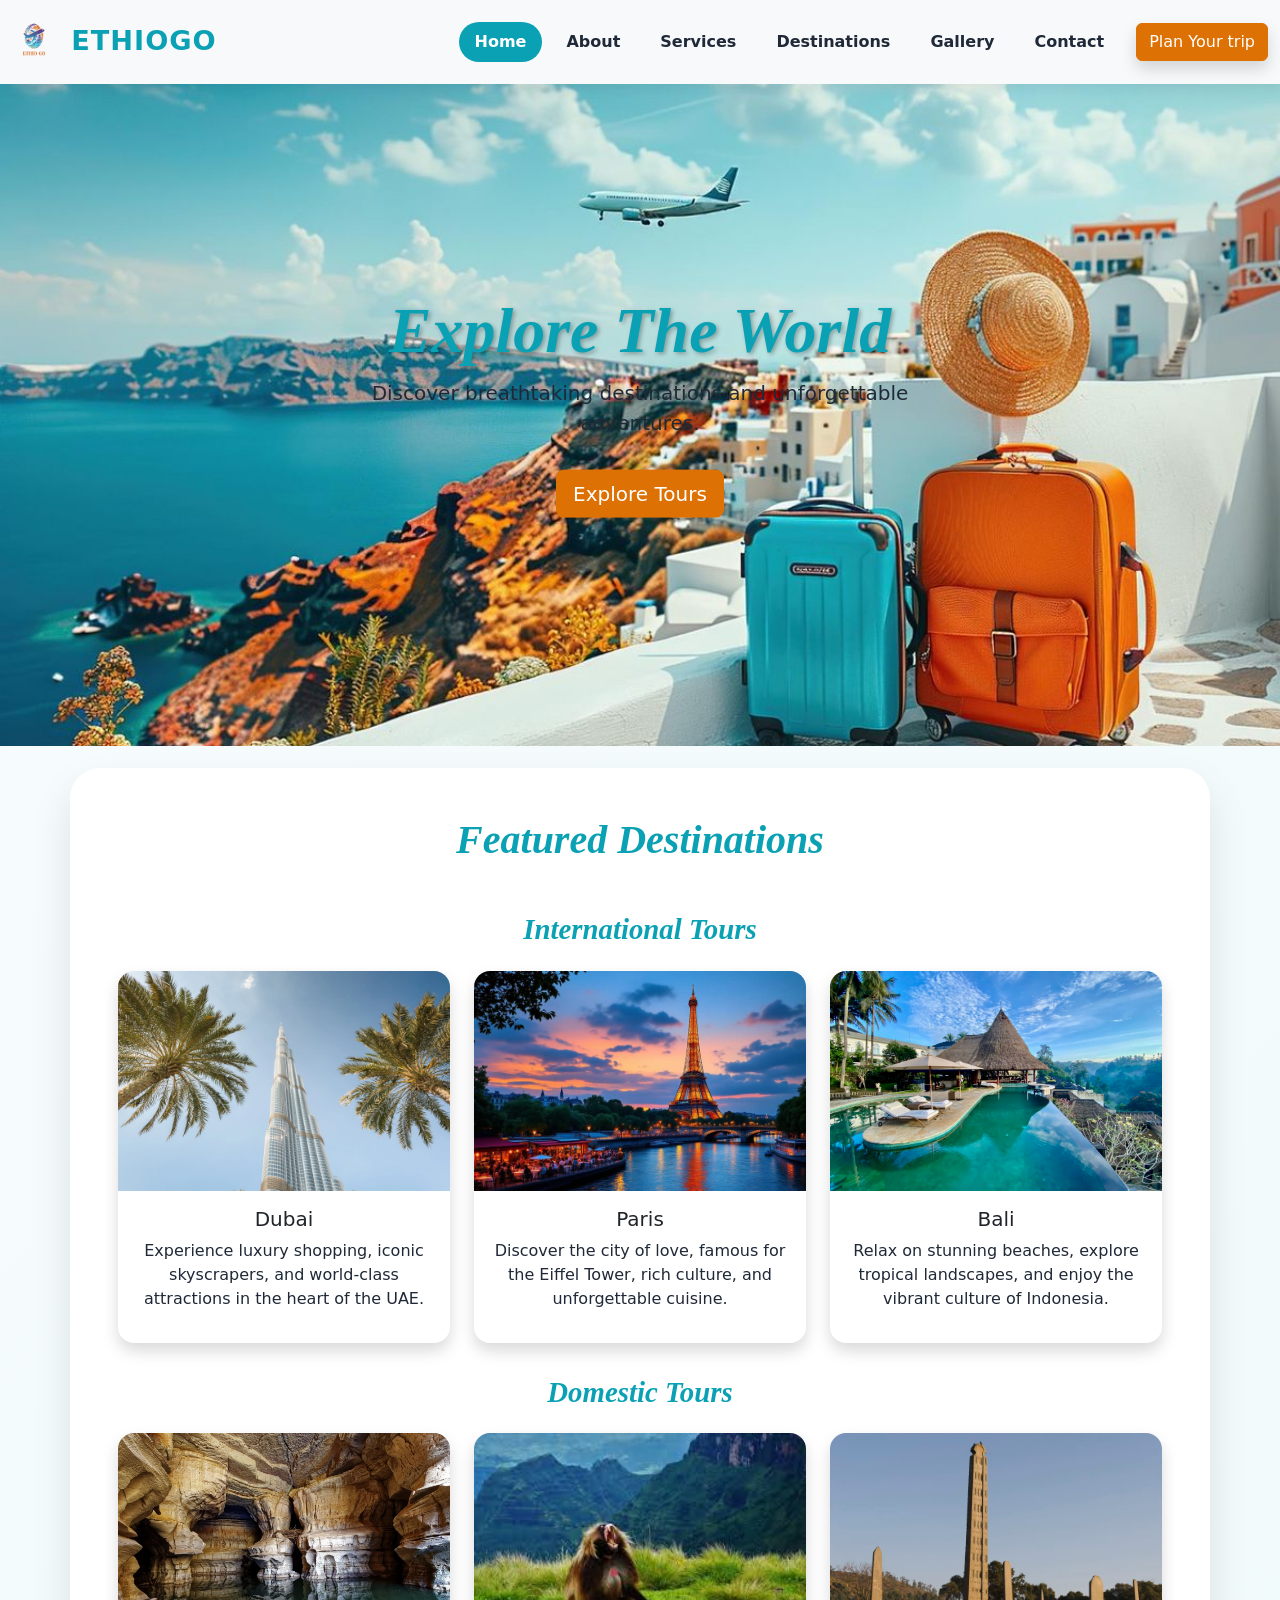
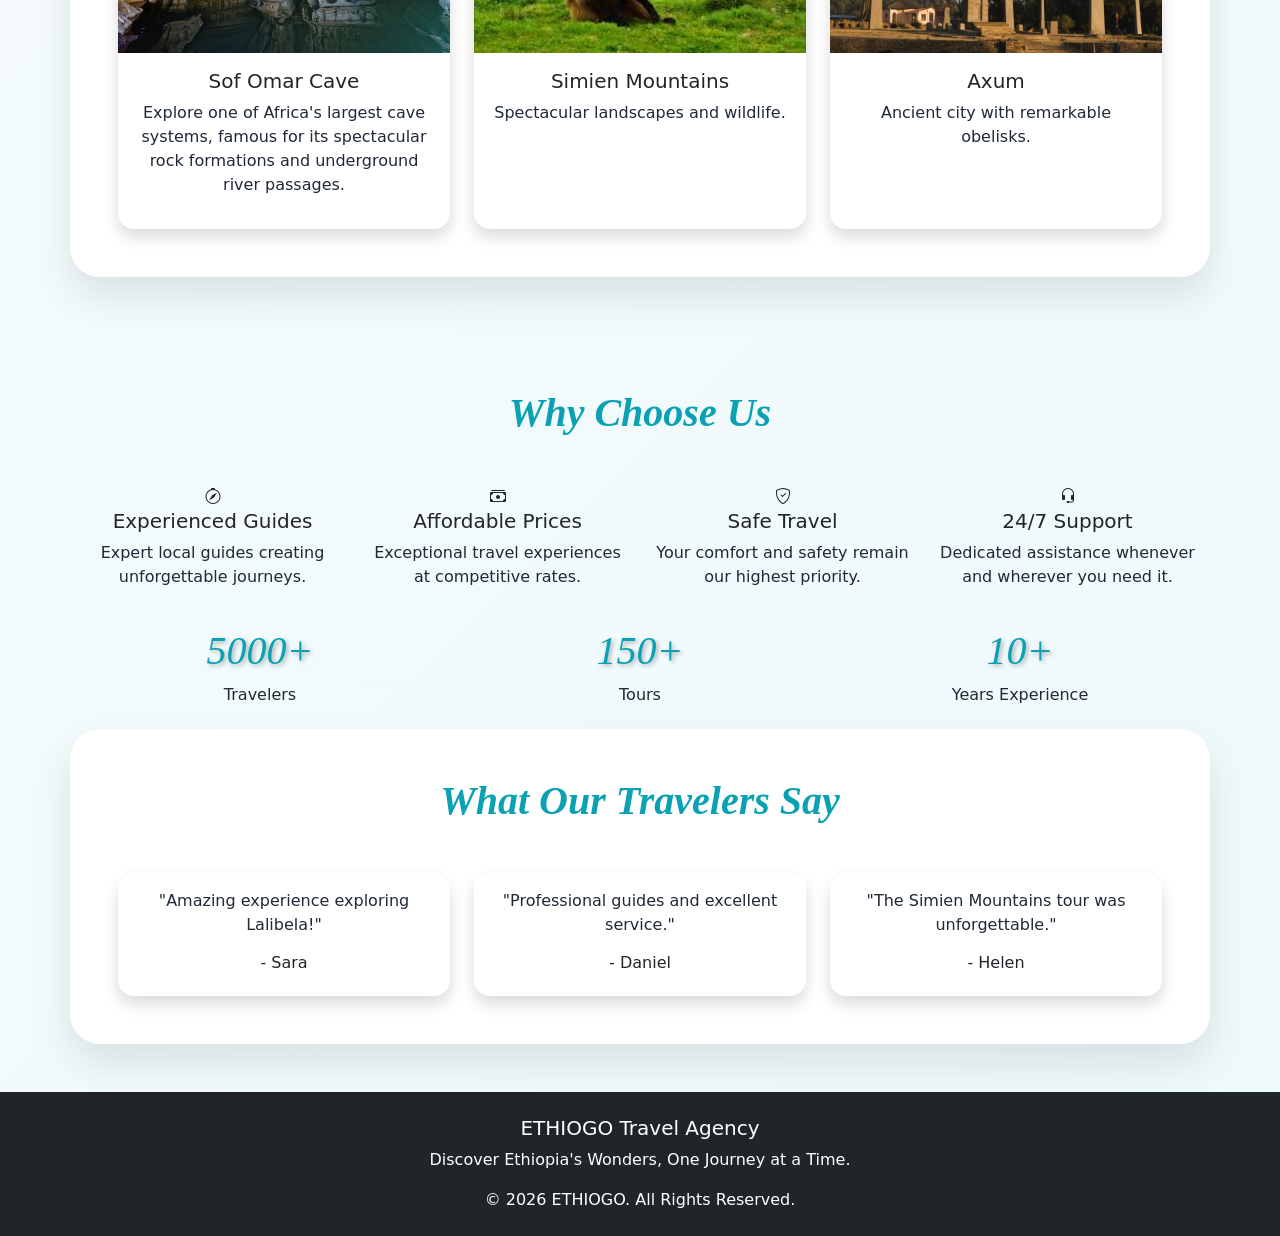
<file: index.html>
<!DOCTYPE html>
<html lang="en">
<head>
    <meta charset="UTF-8">
    <meta name="viewport" content="width=device-width, initial-scale=1.0">
    <title>travel agency</title>
  
<link href="https://cdn.jsdelivr.net/npm/bootstrap@5.3.8/dist/css/bootstrap.min.css" rel="stylesheet" integrity="sha384-sRIl4kxILFvY47J16cr9ZwB07vP4J8+LH7qKQnuqkuIAvNWLzeN8tE5YBujZqJLB" crossorigin="anonymous">
<link rel="stylesheet"
href="https://cdn.jsdelivr.net/npm/bootstrap-icons@1.11.3/font/bootstrap-icons.min.css">
<script src="https://cdn.jsdelivr.net/npm/bootstrap@5.3.8/dist/js/bootstrap.bundle.min.js" integrity="sha384-FKyoEForCGlyvwx9Hj09JcYn3nv7wiPVlz7YYwJrWVcXK/BmnVDxM+D2scQbITxI" crossorigin="anonymous"></script></head>
  <link rel="stylesheet" href="./css/style.css">

    <link rel="stylesheet" href="./css/responsivness.css">

<body>
<nav class="navbar navbar-expand-lg fixed-top bg-light">
  <div class="container-fluid">

    <a class="navbar-brand fw-bold" href="#">
      <img src="./Images/logo.jpg" width="50">
      ETHIOGO
    </a>

    <!-- Toggle -->
    <button class="navbar-toggler" type="button"
      data-bs-toggle="offcanvas"
      data-bs-target="#offcanvasNavbar"
      aria-controls="offcanvasNavbar">
      <span class="navbar-toggler-icon"></span>
    </button>

    <!-- Offcanvas -->
    <div class="offcanvas offcanvas-end" tabindex="-1" id="offcanvasNavbar">

      <div class="offcanvas-header">
        <h5 class="offcanvas-title">Menu</h5>
        <button type="button" class="btn-close"
          data-bs-dismiss="offcanvas"></button>
      </div>

      <!-- Body -->
      <div class="offcanvas-body d-flex flex-column flex-lg-row ms-auto">

        <ul class="navbar-nav flex-grow-1 pe-3">
          <li class="nav-item"><a class="nav-link active" href="index.html">Home</a></li>
          <li class="nav-item"><a class="nav-link" href="about.html">About</a></li>
          <li class="nav-item"><a class="nav-link" href="services.html">Services</a></li>
          <li class="nav-item"><a class="nav-link" href="destinations.html">Destinations</a></li>
          <li class="nav-item"><a class="nav-link" href="gallery.html">Gallery</a></li>
          <li class="nav-item"><a class="nav-link" href="contact.html">Contact</a></li>
        </ul>

        <a href="contact.html" class="btn btn-warning shadow">
          Plan Your trip
        </a>

      </div>
    </div>

  </div>
</nav>



<section class="hero">
 <div class="hero-slider">

        <div class="hero-slide"></div>
        <div class="hero-slide"></div>
        <div class="hero-slide"></div>
          <div class="hero-slide"></div>

    </div >
        <div class="hero-content">
            <h1 class="display-3 fw-bold">
            Explore The World
        </h1>

        <p class="lead">
            Discover breathtaking destinations and unforgettable adventures.
        </p>

        <a href="destinations.html"
            class="btn btn-warning btn-lg mt-3">
            Explore Tours
        </a>
        </div>

    </div>

</section>

<section class="py-5">

    <div class="container">
        <h2 class="text-center mb-5">Featured Destinations</h2>

        <h3 class="mt-5 mb-4">International Tours</h3>
        <!-- row of 3 cards -->
        <div class="row g-4">

            <div class="col-md-4">
                <div class="card h-100 shadow">
                    <img src="./Images/dubai.jpg" class="card-img-top" alt="Dubai">
                    <div class="card-body">
                        <h5>Dubai</h5>
                        <p>
                            Experience luxury shopping, iconic skyscrapers,
                            and world-class attractions in the heart of the UAE.
                        </p>
                    </div>
                </div>
            </div>

            <div class="col-md-4">
                <div class="card h-100 shadow">
                    <img src="./Images/paris.jpg" class="card-img-top" alt="Paris">
                    <div class="card-body">
                        <h5>Paris</h5>
                        <p>
                            Discover the city of love, famous for the Eiffel Tower,
                            rich culture, and unforgettable cuisine.
                        </p>
                    </div>
                </div>
            </div>

            <div class="col-md-4">
                <div class="card h-100 shadow">
                    <img src="./Images/bali.jpeg" class="card-img-top" alt="Bali">
                    <div class="card-body">
                        <h5>Bali</h5>
                        <p>
                            Relax on stunning beaches, explore tropical landscapes,
                            and enjoy the vibrant culture of Indonesia.
                        </p>
                    </div>
                </div>
            </div>
        </div>

        <h3 class="mb-4">Domestic Tours</h3>
        <div class="row g-4">

               <div class="col-md-4 destination-card"
     data-category="nature">

    <div class="card h-100 shadow">

        <img src="./Images/sof-omer-cave.jpg"
             class="card-img-top"
             alt="Sof Omar Cave">
        <div class="card-body">
            <h5>Sof Omar Cave</h5>
            <p>
                Explore one of Africa's largest cave systems,
                famous for its spectacular rock formations and
                underground river passages.
            </p>

        </div>

    </div>

</div>


            <div class="col-md-4">
                <div class="card h-100 shadow">
                    <img src="./Images/simien mountains.jpg" class="card-img-top" alt="Simien Mountains">
                    <div class="card-body">
                        <h5>Simien Mountains</h5>
                        <p>
                            Spectacular landscapes and wildlife.
                        </p>
                    </div>
                </div>
            </div>

            <div class="col-md-4">
                <div class="card h-100 shadow">
                    <img src="./Images/Axum.jpg" class="card-img-top" alt="Axum">
                    <div class="card-body">
                        <h5>Axum</h5>
                        <p>
                            Ancient city with remarkable obelisks.
                        </p>
                    </div>
                </div>
            </div>

        </div>

    </div>

</section>

<section class="why-us">

    <div class="container">

        <h2 class="text-center mb-5">
            Why Choose Us
        </h2>

        <div class="row g-4">

            <div class="col-md-3">

                <div class="feature-card">

                    <div class="feature-icon">
                        <i class="bi bi-compass"></i>
                    </div>

                    <h5>Experienced Guides</h5>

                    <p>
                        Expert local guides creating unforgettable journeys.
                    </p>

                </div>

            </div>

            <div class="col-md-3">

                <div class="feature-card">

                    <div class="feature-icon">
                        <i class="bi bi-cash-stack"></i>
                    </div>

                    <h5>Affordable Prices</h5>

                    <p>
                        Exceptional travel experiences at competitive rates.
                    </p>

                </div>

            </div>

            <div class="col-md-3">

                <div class="feature-card">

                    <div class="feature-icon">
                        <i class="bi bi-shield-check"></i>
                    </div>

                    <h5>Safe Travel</h5>

                    <p>
                        Your comfort and safety remain our highest priority.
                    </p>

                </div>

            </div>

            <div class="col-md-3">

                <div class="feature-card">

                    <div class="feature-icon">
                        <i class="bi bi-headset"></i>
                    </div>

                    <h5>24/7 Support</h5>

                    <p>
                        Dedicated assistance whenever and wherever you need it.
                    </p>

                </div>

            </div>

        </div>

    </div>

</section>



    <div class="container py-5 text-white">

        <div class="row text-center">

            <div class="col-md-4">
                <h1>5000+</h1>
                <p>Travelers</p>
            </div>

            <div class="col-md-4">
                <h1>150+</h1>
                <p>Tours</p>
            </div>

            <div class="col-md-4">
                <h1>10+</h1>
                <p>Years Experience</p>
            </div>

        </div>

    </div>



<section class="py-5">

    <div class="container">

        <h2 class="text-center mb-5">
            What Our Travelers Say
        </h2>

        <div class="row g-4">

            <div class="col-md-4">
                <div class="card shadow">
                    <div class="card-body">
                        <p>
                            "Amazing experience exploring Lalibela!"
                        </p>
                        <h6>- Sara</h6>
                    </div>
                </div>
            </div>

            <div class="col-md-4">
                <div class="card shadow">
                    <div class="card-body">
                        <p>
                            "Professional guides and excellent service."
                        </p>
                        <h6>- Daniel</h6>
                    </div>
                </div>
            </div>

            <div class="col-md-4">
                <div class="card shadow">
                    <div class="card-body">
                        <p>
                            "The Simien Mountains tour was unforgettable."
                        </p>
                        <h6>- Helen</h6>
                    </div>
                </div>
            </div>

        </div>

    </div>

</section>

<footer class="bg-dark text-white py-4">

    <div class="container text-center">

        <h5>ETHIOGO Travel Agency</h5>

        <p class="text-white">
            Discover Ethiopia's Wonders, One Journey at a Time.
        </p>

        <p class="mb-0 text-white"  >
            © 2026 ETHIOGO. All Rights Reserved.
        </p>

    </div>

</footer>

</body>
</html>
</file>
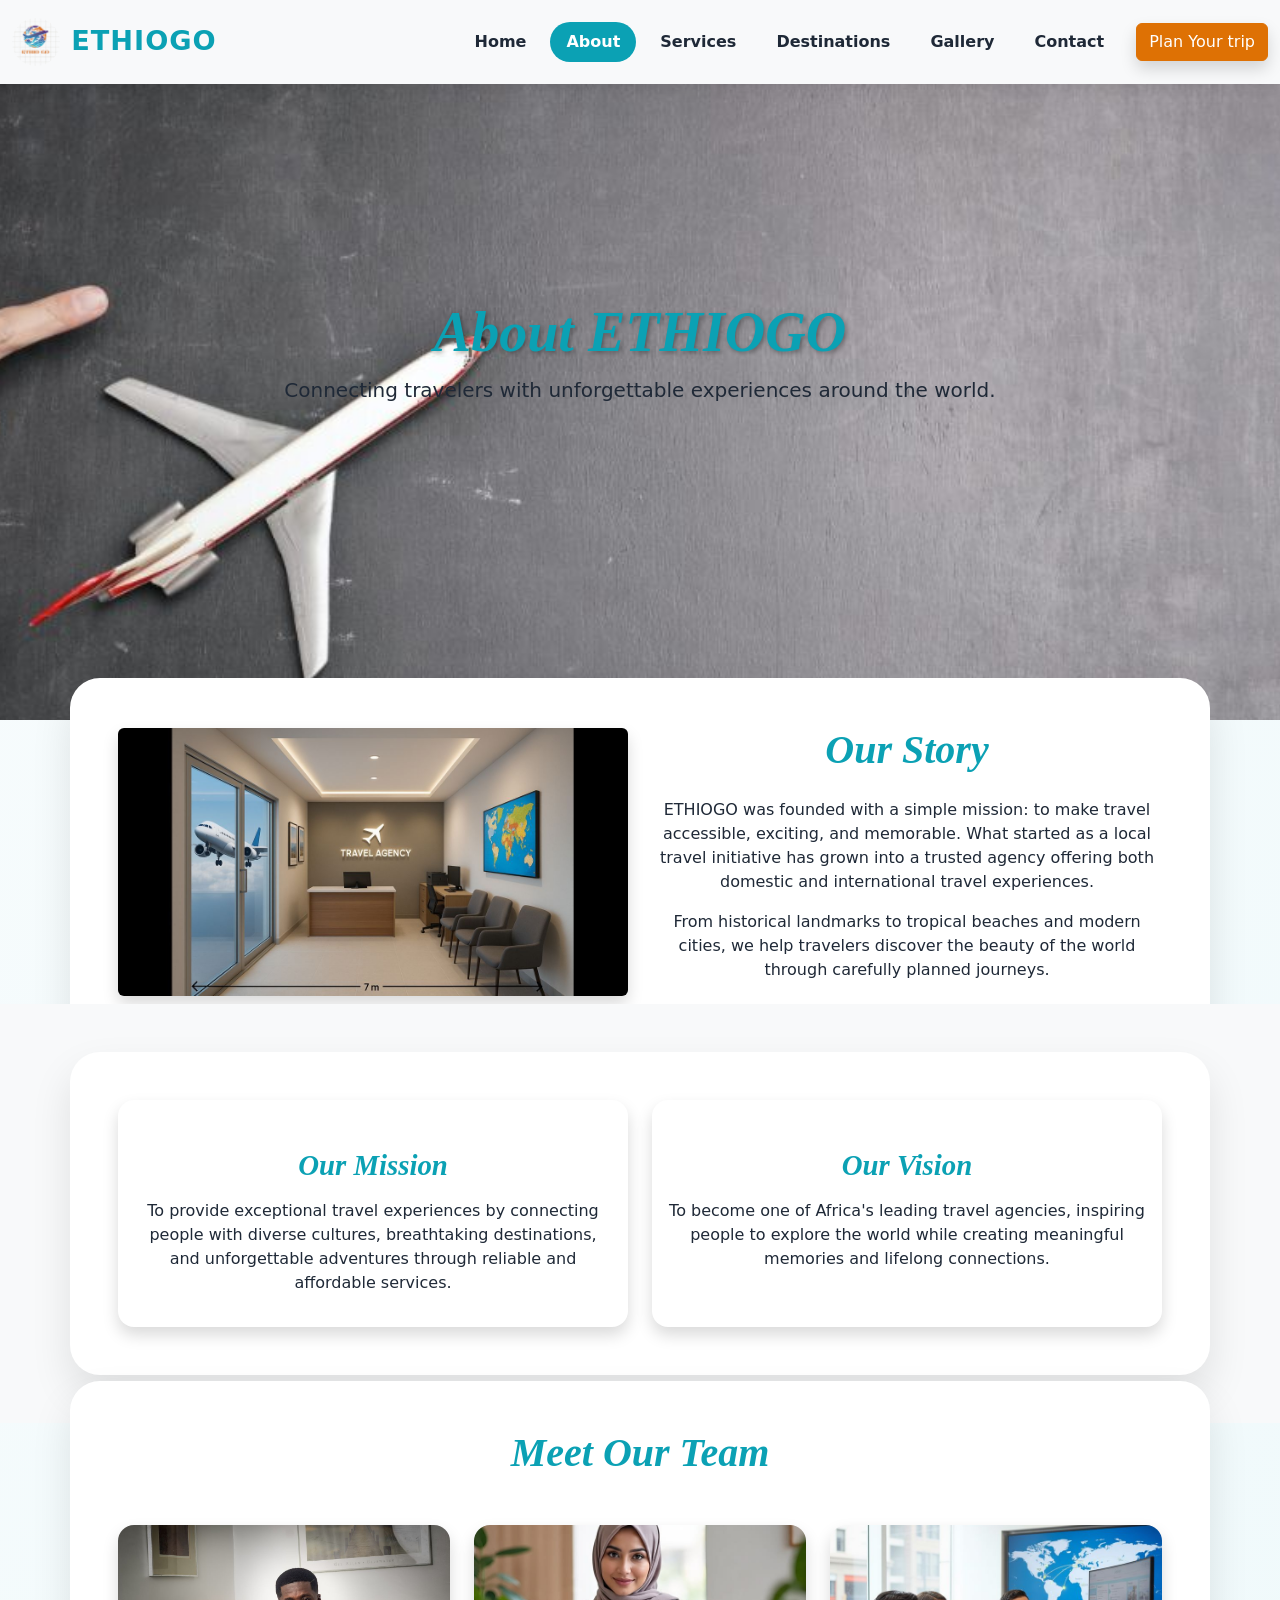
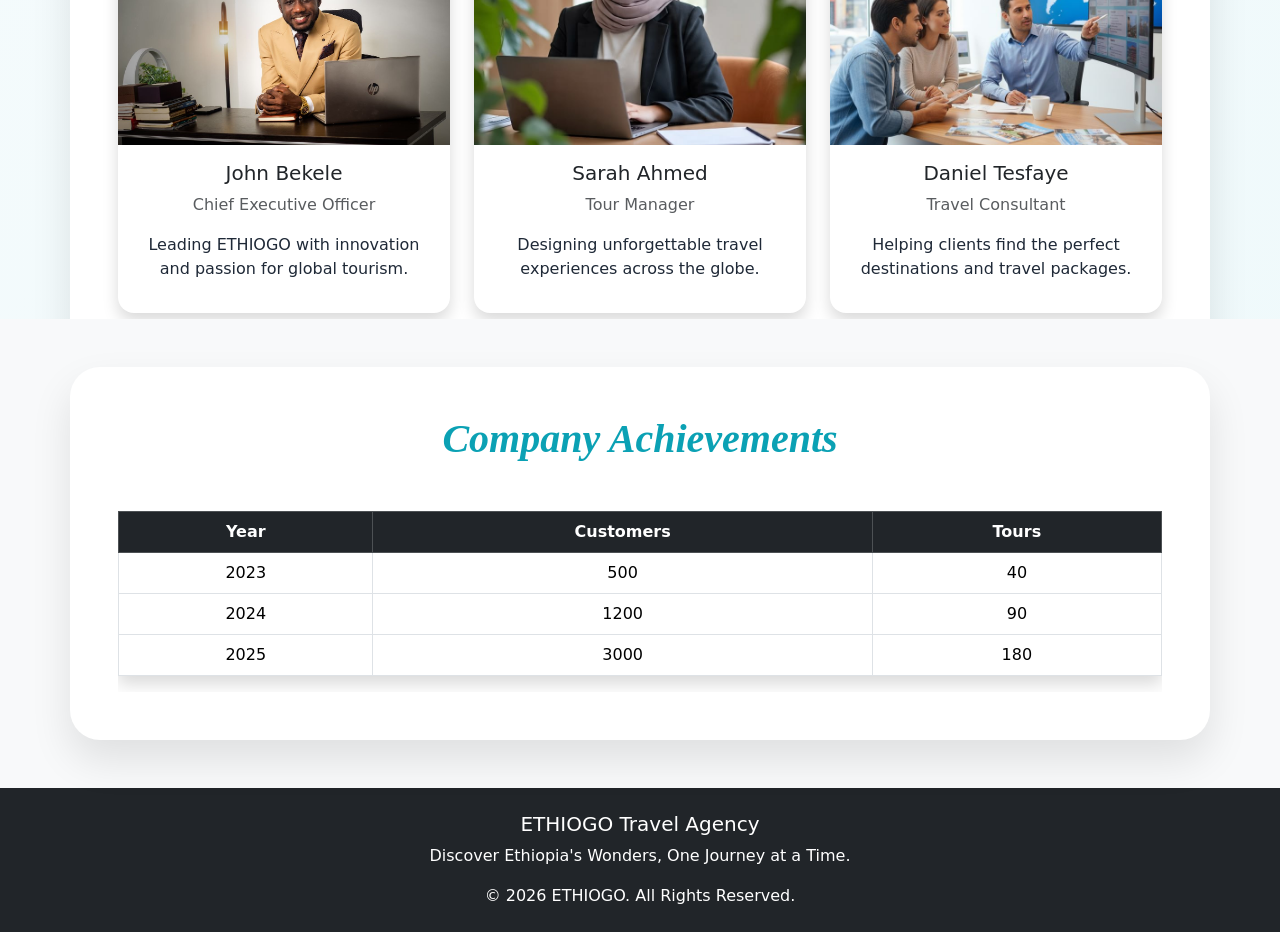
<file: about.html>
<!DOCTYPE html>
<html lang="en">
<head>
    <meta charset="UTF-8">
    <meta name="viewport" content="width=device-width, initial-scale=1.0">
 <title>travel agency</title>

<link href="https://cdn.jsdelivr.net/npm/bootstrap@5.3.8/dist/css/bootstrap.min.css" rel="stylesheet" integrity="sha384-sRIl4kxILFvY47J16cr9ZwB07vP4J8+LH7qKQnuqkuIAvNWLzeN8tE5YBujZqJLB" crossorigin="anonymous">
<script src="https://cdn.jsdelivr.net/npm/bootstrap@5.3.8/dist/js/bootstrap.bundle.min.js" integrity="sha384-FKyoEForCGlyvwx9Hj09JcYn3nv7wiPVlz7YYwJrWVcXK/BmnVDxM+D2scQbITxI" crossorigin="anonymous"></script></head>
<link rel="stylesheet" href="./css/style.css">
<link rel="stylesheet" href="./css/responsivness.css">

</head>
<body>
    

  <nav class="navbar navbar-expand-lg fixed-top bg-light">
  <div class="container-fluid">

    <a class="navbar-brand fw-bold" href="#">
      <img src="./Images/logo.png" width="50">
      ETHIOGO
    </a>

    <!-- Toggle -->
    <button class="navbar-toggler" type="button"
      data-bs-toggle="offcanvas"
      data-bs-target="#offcanvasNavbar"
      aria-controls="offcanvasNavbar">
      <span class="navbar-toggler-icon"></span>
    </button>

    <!-- Offcanvas -->
    <div class="offcanvas offcanvas-end" tabindex="-1" id="offcanvasNavbar">

      <div class="offcanvas-header">
        <h5 class="offcanvas-title">Menu</h5>
        <button type="button" class="btn-close"
          data-bs-dismiss="offcanvas"></button>
      </div>

      <!-- Body -->
      <div class="offcanvas-body d-flex flex-column flex-lg-row ms-auto">

        <ul class="navbar-nav flex-grow-1 pe-3">
          <li class="nav-item"><a class="nav-link " href="index.html">Home</a></li>
          <li class="nav-item"><a class="nav-link active" href="about.html">About</a></li>
          <li class="nav-item"><a class="nav-link" href="services.html">Services</a></li>
          <li class="nav-item"><a class="nav-link" href="destinations.html">Destinations</a></li>
          <li class="nav-item"><a class="nav-link" href="gallery.html">Gallery</a></li>
          <li class="nav-item"><a class="nav-link" href="contact.html">Contact</a></li>
        </ul>

        <a href="contact.html" class="btn btn-warning shadow">
          Plan Your trip
        </a>

      </div>
    </div>

  </div>
</nav>

  <section class="about-banner">

    <div class="container text-center text-white">

        <h1 class="display-4 fw-bold">
            About ETHIOGO
        </h1>

        <p class="lead text-lg">
            Connecting travelers with unforgettable experiences around the world.
        </p>

    </div>

</section>



<section class="py-5">

    <div class="container">

        <div class="row align-items-center">

            <div class="col-lg-6">

                <img src="./Images/about.jpg"
                     class="img-fluid rounded shadow"
                     alt="Travel Agency">

            </div>

            <div class="col-lg-6">

                <h2 class="mb-4">
                    Our Story
                </h2>

                <p>
                    ETHIOGO was founded with a simple mission:
                    to make travel accessible, exciting, and memorable.
                    What started as a local travel initiative has grown
                    into a trusted agency offering both domestic and
                    international travel experiences.
                </p>

                <p>
                    From historical landmarks to tropical beaches and
                    modern cities, we help travelers discover the beauty
                    of the world through carefully planned journeys.
                </p>

            </div>

        </div>

    </div>

</section>

<section class="py-5 bg-light">

    <div class="container">

        <div class="row g-4">

            <div class="col-md-6">

                <div class="card h-100 border-0 shadow">

                    <div class="card-body">

                        <h3 class="mb-3">
                            Our Mission
                        </h3>

                        <p>
                            To provide exceptional travel experiences by
                            connecting people with diverse cultures,
                            breathtaking destinations, and unforgettable
                            adventures through reliable and affordable services.
                        </p>

                    </div>

                </div>

            </div>

            <div class="col-md-6">

                <div class="card h-100 border-0 shadow">

                    <div class="card-body">

                        <h3 class="mb-3">
                            Our Vision
                        </h3>

                        <p>
                            To become one of Africa's leading travel agencies,
                            inspiring people to explore the world while creating
                            meaningful memories and lifelong connections.
                        </p>

                    </div>

                </div>

            </div>

        </div>

    </div>

</section>

<section class="py-5">

    <div class="container">

        <h2 class="text-center mb-5">
            Meet Our Team
        </h2>

        <div class="row g-4">

            <div class="col-md-4">

                <div class="card text-center shadow h-100">

                    <img src="./Images/jhon.jpg"
                         class="card-img-top"
                         alt="CEO">

                    <div class="card-body">

                        <h5>John Bekele</h5>

                        <p class="text-muted">
                            Chief Executive Officer
                        </p>

                        <p>
                            Leading ETHIOGO with innovation and passion
                            for global tourism.
                        </p>

                    </div>

                </div>

            </div>

            <div class="col-md-4">

                <div class="card text-center shadow h-100">

                    <img src="./Images/manager.jpg"
                         class="card-img-top"
                         alt="Tour Manager">

                    <div class="card-body">

                        <h5>Sarah Ahmed</h5>

                        <p class="text-muted">
                            Tour Manager
                        </p>

                        <p>
                            Designing unforgettable travel experiences
                            across the globe.
                        </p>

                    </div>

                </div>

            </div>

            <div class="col-md-4">

                <div class="card text-center shadow h-100">

                    <img src="./Images/consultant.jpg"
                         class="card-img-top"
                         alt="Travel Consultant">

                    <div class="card-body">

                        <h5>Daniel Tesfaye</h5>

                        <p class="text-muted">
                            Travel Consultant
                        </p>

                        <p>
                            Helping clients find the perfect destinations
                            and travel packages.
                        </p>

                    </div>

                </div>

            </div>

        </div>

    </div>

</section>

<section class="py-5 bg-light">

    <div class="container">

        <h2 class="text-center mb-5">
            Company Achievements
        </h2>

        <div class="table-responsive">

            <table class="table table-bordered table-hover text-center shadow">

                <thead class="table-dark">

                    <tr>
                        <th>Year</th>
                        <th>Customers</th>
                        <th>Tours</th>
                    </tr>

                </thead>

                <tbody>

                    <tr>
                        <td>2023</td>
                        <td>500</td>
                        <td>40</td>
                    </tr>

                    <tr>
                        <td>2024</td>
                        <td>1200</td>
                        <td>90</td>
                    </tr>

                    <tr>
                        <td>2025</td>
                        <td>3000</td>
                        <td>180</td>
                    </tr>

                </tbody>

            </table>

        </div>

    </div>

</section>

<footer class="bg-dark text-white py-4">

    <div class="container text-center">

        <h5>ETHIOGO Travel Agency</h5>

        <p  class="text-white">
            Discover Ethiopia's Wonders, One Journey at a Time.
        </p>

        <p class="mb-0 text-white">
            &copy 2026 ETHIOGO. All Rights Reserved.
        </p>

    </div>

</footer>
</body>
</html>
</file>
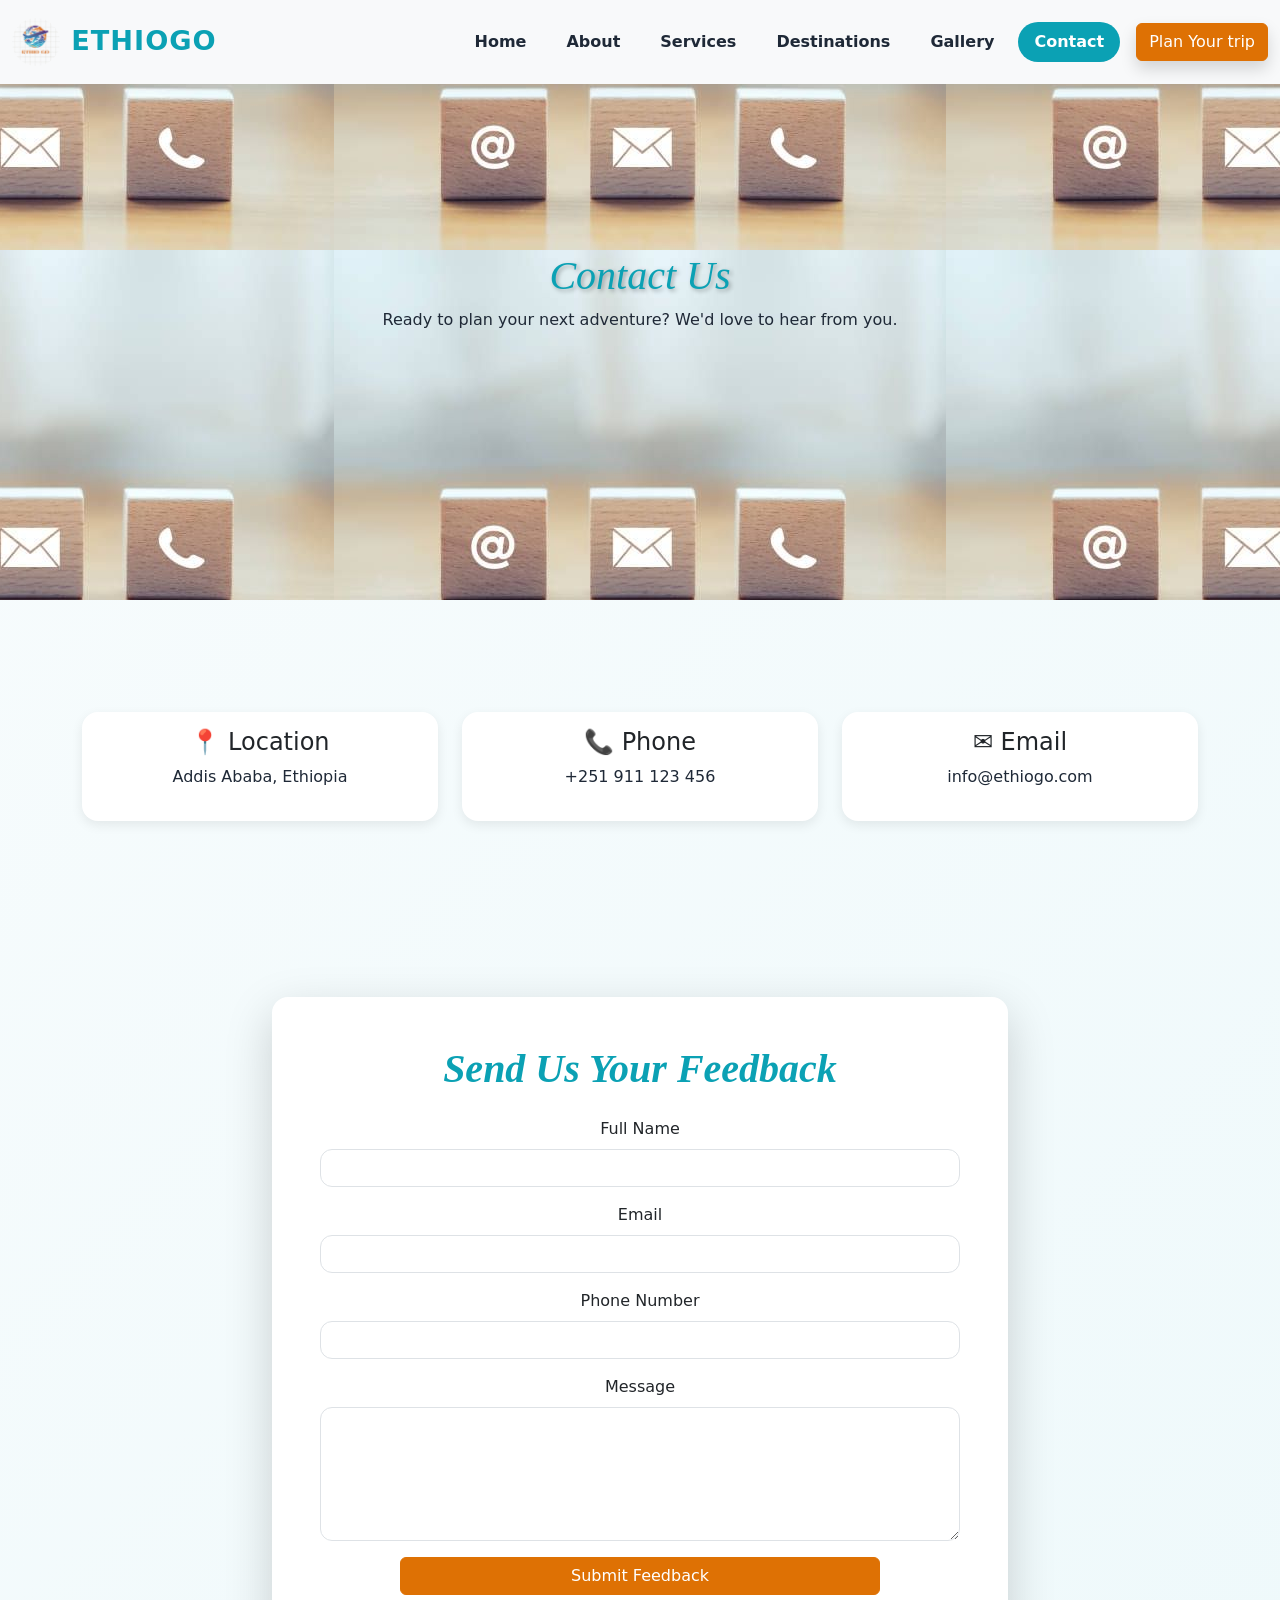
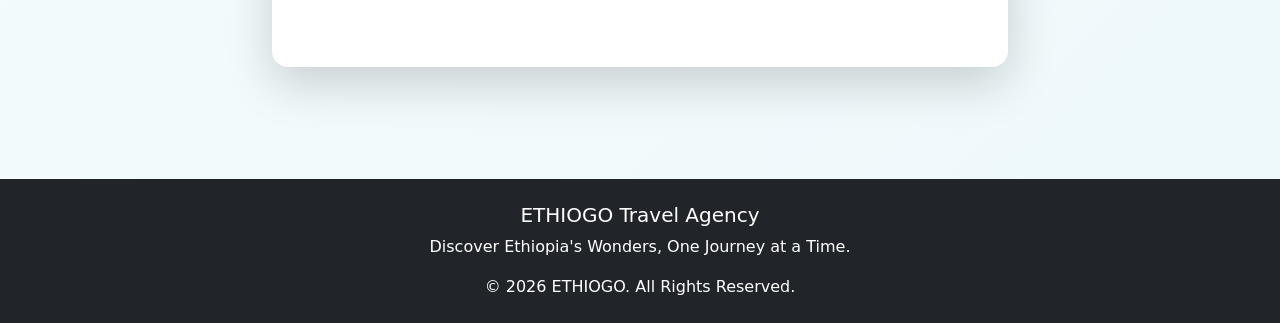
<file: contact.html>
<!DOCTYPE html>
<html lang="en">
<head>
    <meta charset="UTF-8">
    <meta name="viewport" content="width=device-width, initial-scale=1.0">
     <title>travel agency</title>
    
<link href="https://cdn.jsdelivr.net/npm/bootstrap@5.3.8/dist/css/bootstrap.min.css" rel="stylesheet" integrity="sha384-sRIl4kxILFvY47J16cr9ZwB07vP4J8+LH7qKQnuqkuIAvNWLzeN8tE5YBujZqJLB" crossorigin="anonymous">
<script src="https://cdn.jsdelivr.net/npm/bootstrap@5.3.8/dist/js/bootstrap.bundle.min.js" integrity="sha384-FKyoEForCGlyvwx9Hj09JcYn3nv7wiPVlz7YYwJrWVcXK/BmnVDxM+D2scQbITxI" crossorigin="anonymous"></script></head>
<link rel="stylesheet" href="./css/style.css">
    <link rel="stylesheet" href="./css/responsivness.css">
    
    <body>
 <nav class="navbar navbar-expand-lg fixed-top bg-light">
  <div class="container-fluid">

    <a class="navbar-brand fw-bold" href="#">
      <img src="./Images/logo.png" width="50">
      ETHIOGO
    </a>

    <!-- Toggle -->
    <button class="navbar-toggler" type="button"
      data-bs-toggle="offcanvas"
      data-bs-target="#offcanvasNavbar"
      aria-controls="offcanvasNavbar">
      <span class="navbar-toggler-icon"></span>
    </button>

    <!-- Offcanvas -->
    <div class="offcanvas offcanvas-end" tabindex="-1" id="offcanvasNavbar">

      <div class="offcanvas-header">
        <h5 class="offcanvas-title">Menu</h5>
        <button type="button" class="btn-close"
          data-bs-dismiss="offcanvas"></button>
      </div>

      <!-- Body -->
      <div class="offcanvas-body d-flex flex-column flex-lg-row ms-auto">

        <ul class="navbar-nav flex-grow-1 pe-3">
          <li class="nav-item"><a class="nav-link " href="index.html">Home</a></li>
          <li class="nav-item"><a class="nav-link" href="about.html">About</a></li>
          <li class="nav-item"><a class="nav-link" href="services.html">Services</a></li>
          <li class="nav-item"><a class="nav-link" href="destinations.html">Destinations</a></li>
          <li class="nav-item"><a class="nav-link" href="gallery.html">Gallery</a></li>
          <li class="nav-item"><a class="nav-link active" href="contact.html">Contact</a></li>
        </ul>

        <a href="contact.html" class="btn btn-warning shadow">
          Plan Your trip
        </a>

      </div>
    </div>

  </div>
</nav>


<section class="contact-banner">

    <div class="container text-center text-white">

        <h1>Contact Us</h1>

        <p>
            Ready to plan your next adventure? We'd love to hear from you.
        </p>

    </div>

</section>

<section class="container my-5">

    <div class="row g-4">

        <div class="col-md-4">

            <div class="card text-center h-100">

                <div class="card-body">

                    <h4>📍 Location</h4>

                    <p>Addis Ababa, Ethiopia</p>

                </div>

            </div>

        </div>

        <div class="col-md-4">

            <div class="card text-center h-100">

                <div class="card-body">

                    <h4>📞 Phone</h4>

                    <p>+251 911 123 456</p>

                </div>

            </div>

        </div>

        <div class="col-md-4">

            <div class="card text-center h-100">

                <div class="card-body">

                    <h4>✉ Email</h4>

                    <p>info@ethiogo.com</p>

                </div>

            </div>

        </div>

    </div>

</section>


<section class="container my-5">

    <div class="row justify-content-center">

        <div class="col-lg-8">

            <div class="card shadow-lg border-0">

                <div class="card-body p-5">

                    <h2 class="text-center mb-4">
                        Send Us Your Feedback
                    </h2>

                    <form id="feedbackForm">

                        <div class="mb-3">

                            <label class="form-label">
                                Full Name
                            </label>

                            <input
                                type="text"
                                class="form-control"
                                id="fullName">

                        </div>

                        <div class="mb-3">

                            <label class="form-label">
                                Email
                            </label>

                            <input
                                type="email"
                                class="form-control"
                                id="email">

                        </div>

                        <div class="mb-3">

                            <label class="form-label">
                                Phone Number
                            </label>

                            <input
                                type="text"
                                class="form-control"
                                id="phone">

                        </div>

                 

                        <div class="mb-3">

                            <label class="form-label">
                                Message
                            </label>

                            <textarea
                                class="form-control"
                                rows="5"
                                id="message">
                            </textarea>

                        </div>

                        <button
                            type="submit"
                            class="btn btn-warning w-75">

                            Submit Feedback

                        </button>

                    </form>

                    <div
                        id="successMessage"
                        class="mt-4 text-center">
                    </div>

                </div>

            </div>

        </div>

    </div>

</section>


<footer class="bg-dark text-white py-4">

    <div class="container text-center">

        <h5>ETHIOGO Travel Agency</h5>

        <p  class="text-white">
            Discover Ethiopia's Wonders, One Journey at a Time.
        </p>

        <p class="mb-0 text-white">
            © 2026 ETHIOGO. All Rights Reserved.
        </p>

    </div>

</footer>
    
<script src="./js/validation.js"></script>
</body>
</html>
</file>
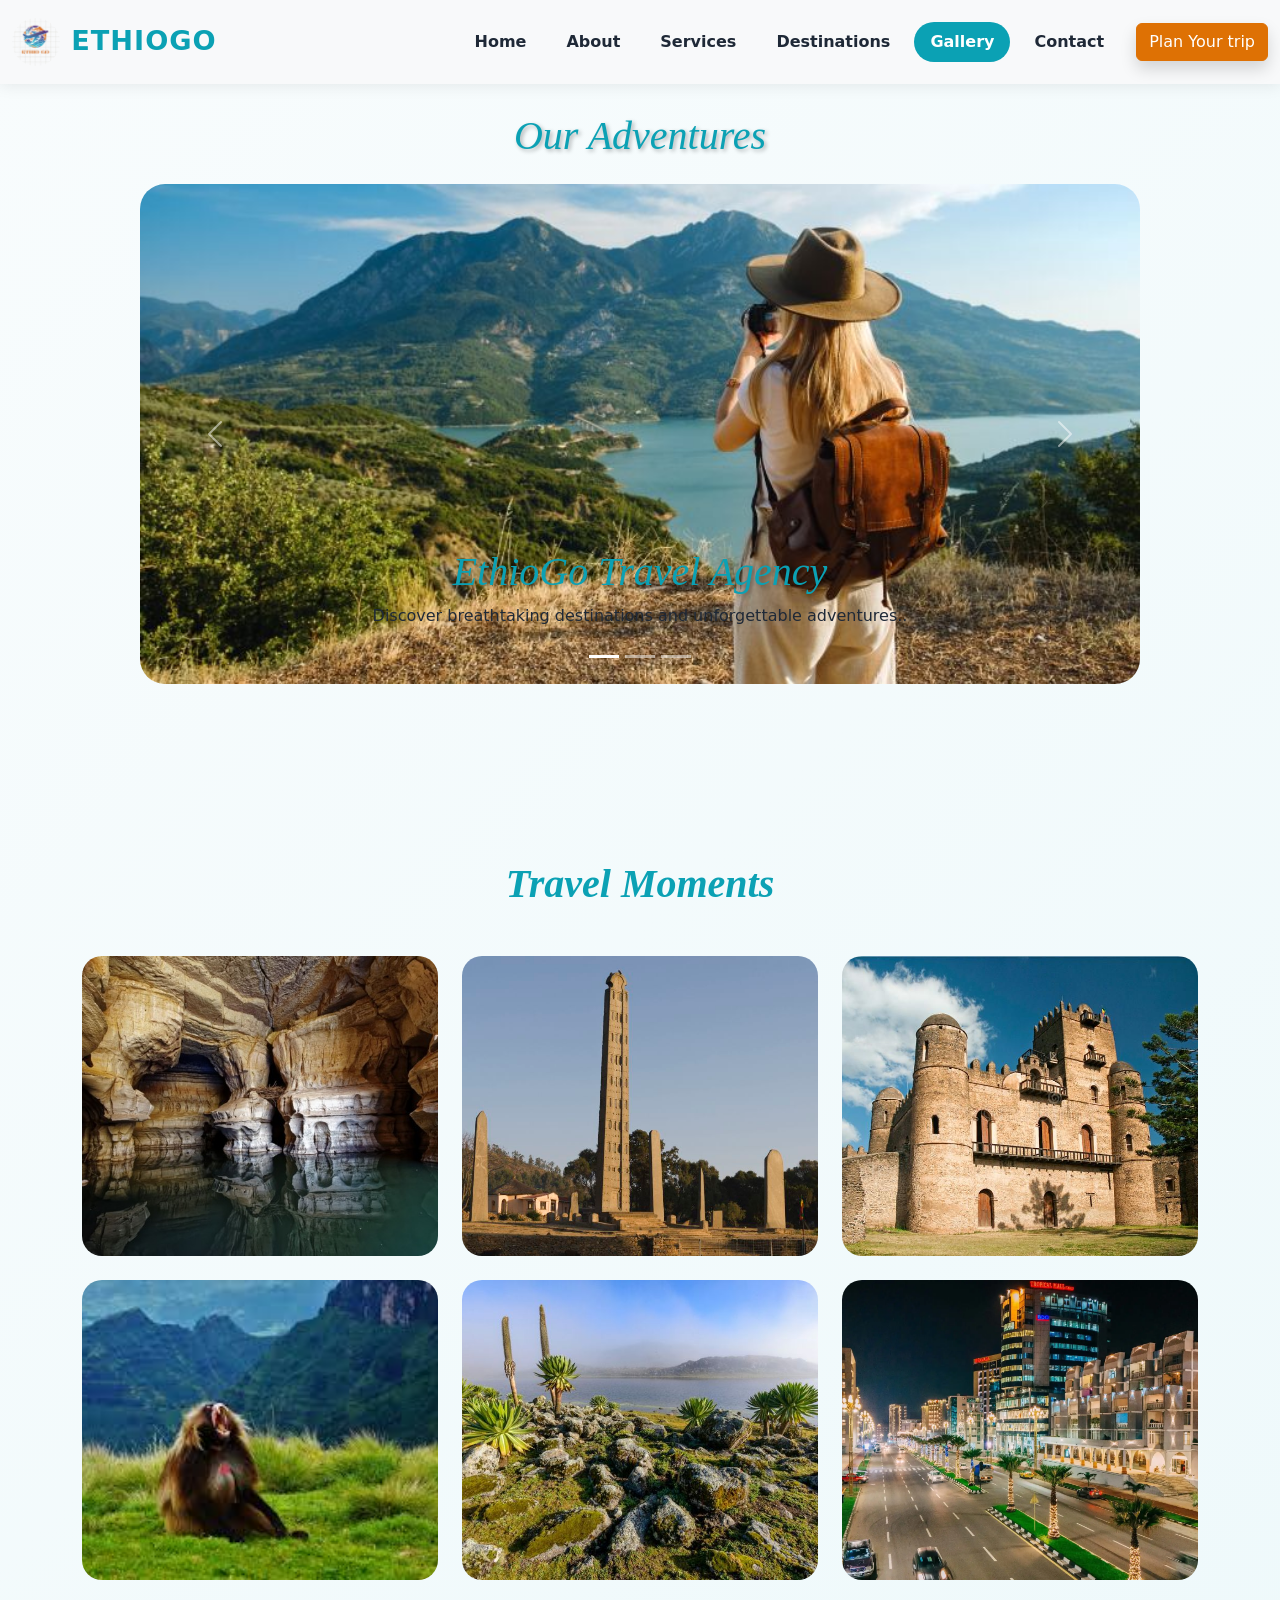
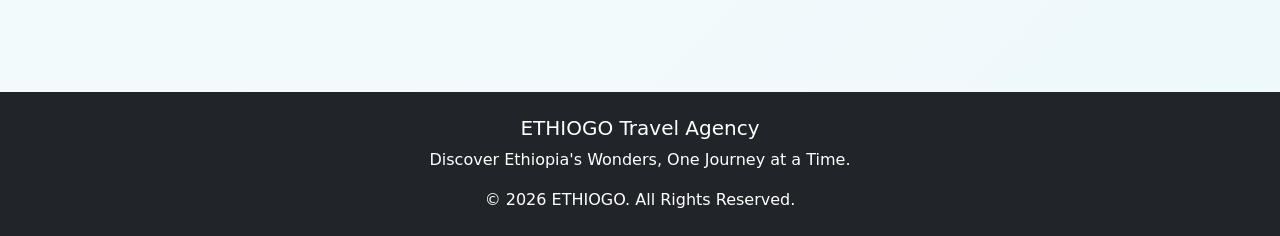
<file: gallery.html>
<!DOCTYPE html>
<html lang="en">
<head>
    <meta charset="UTF-8">
   <title>travel agency</title>
   
<link href="https://cdn.jsdelivr.net/npm/bootstrap@5.3.8/dist/css/bootstrap.min.css" rel="stylesheet" integrity="sha384-sRIl4kxILFvY47J16cr9ZwB07vP4J8+LH7qKQnuqkuIAvNWLzeN8tE5YBujZqJLB" crossorigin="anonymous">
<script src="https://cdn.jsdelivr.net/npm/bootstrap@5.3.8/dist/js/bootstrap.bundle.min.js" integrity="sha384-FKyoEForCGlyvwx9Hj09JcYn3nv7wiPVlz7YYwJrWVcXK/BmnVDxM+D2scQbITxI" crossorigin="anonymous"></script></head>
 <link rel="stylesheet" href="./css/style.css">
    <link rel="stylesheet" href="./css/responsivness.css">
<body>
  <nav class="navbar navbar-expand-lg fixed-top bg-light">
  <div class="container-fluid">

    <a class="navbar-brand fw-bold" href="#">
      <img src="./Images/logo.png" width="50">
      ETHIOGO
    </a>

    <!-- Toggle -->
    <button class="navbar-toggler" type="button"
      data-bs-toggle="offcanvas"
      data-bs-target="#offcanvasNavbar"
      aria-controls="offcanvasNavbar">
      <span class="navbar-toggler-icon"></span>
    </button>

    <!-- Offcanvas -->
    <div class="offcanvas offcanvas-end" tabindex="-1" id="offcanvasNavbar">

      <div class="offcanvas-header">
        <h5 class="offcanvas-title">Menu</h5>
        <button type="button" class="btn-close"
          data-bs-dismiss="offcanvas"></button>
      </div>

      <!-- Body -->
      <div class="offcanvas-body d-flex flex-column flex-lg-row ms-auto">

        <ul class="navbar-nav flex-grow-1 pe-3">
          <li class="nav-item"><a class="nav-link " href="index.html">Home</a></li>
          <li class="nav-item"><a class="nav-link" href="about.html">About</a></li>
          <li class="nav-item"><a class="nav-link" href="services.html">Services</a></li>
          <li class="nav-item"><a class="nav-link" href="destinations.html">Destinations</a></li>
          <li class="nav-item"><a class="nav-link active" href="gallery.html">Gallery</a></li>
          <li class="nav-item"><a class="nav-link" href="contact.html">Contact</a></li>
        </ul>

        <a href="contact.html" class="btn btn-warning shadow">
          Plan Your trip
        </a>

      </div>
    </div>

  </div>
</nav>
    

    <section class="container my-5">

    <h1 class="text-center mb-4">
Our Adventures    </h1>

    <div id="carouselExampleCaptions" class="carousel slide" data-bs-ride="carousel">
  <div class="carousel-indicators">
    <button type="button" data-bs-target="#carouselExampleCaptions" data-bs-slide-to="0" class="active" aria-current="true" aria-label="Slide 1"></button>
    <button type="button" data-bs-target="#carouselExampleCaptions" data-bs-slide-to="1" aria-label="Slide 2"></button>
    <button type="button" data-bs-target="#carouselExampleCaptions" data-bs-slide-to="2" aria-label="Slide 3"></button>
  </div>
  <div class="carousel-inner">
    <div class="carousel-item active">
      <img src="./Images/ethiogo.jpg" class="d-block w-100" alt="...">
      <div class="carousel-caption d-none d-md-block">
        <h1>EthioGo Travel Agency</h1>
        <p>  Discover breathtaking destinations and unforgettable adventures..</p>
      </div>
    </div>
    <div class="carousel-item">
      <img src="./Images/carousel4.jpg" class="d-block w-100" alt="...">
      <div class="carousel-caption d-none d-md-block">
        
      </div>
    </div>
    
    <div class="carousel-item">
      <img src="./Images/carousel3.jpg" class="d-block w-100" alt="...">
      <div class="carousel-caption d-none d-md-block">
       
      </div>
    </div>
    <div class="carousel-item">
      <img src="./Images/carousel2.jpg" class="d-block w-100" alt="...">
      <div class="carousel-caption d-none d-md-block">
       
      </div>
    </div>
  </div>
  <button class="carousel-control-prev" type="button" data-bs-target="#carouselExampleCaptions" data-bs-slide="prev">
    <span class="carousel-control-prev-icon" aria-hidden="true"></span>
    <span class="visually-hidden">Previous</span>
  </button>
  <button class="carousel-control-next" type="button" data-bs-target="#carouselExampleCaptions" data-bs-slide="next">
    <span class="carousel-control-next-icon" aria-hidden="true"></span>
    <span class="visually-hidden">Next</span>
  </button>
</div>
</section>

<section class="container my-5">

    <h2 class="text-center mb-5">
        Travel Moments
    </h2>

    <div class="row g-4">

        <div class="col-md-4">
            <img src="./Images/sof-omer-cave.jpg"
                 class="gallery-img"
                 onclick="openModal(this)">
        </div>

        <div class="col-md-4">
            <img src="./Images/Axum.jpg"
                 class="gallery-img"
                 onclick="openModal(this)">
        </div>

        <div class="col-md-4">
            <img src="./Images/gondar.jpg"
                 class="gallery-img"
                 onclick="openModal(this)">
        </div>

        <div class="col-md-4">
            <img src="./Images/simien mountains.jpg"
                 class="gallery-img"
                 onclick="openModal(this)">
        </div>

        <div class="col-md-4">
            <img src="./Images/bale.jpg"
                 class="gallery-img"
                 onclick="openModal(this)">
        </div>

        <div class="col-md-4">
            <img src="./Images/addis ababa.webp"
                 class="gallery-img"
                 onclick="openModal(this)">
        </div>

    </div>

</section>




<footer class="bg-dark text-white py-4">

    <div class="container text-center">

        <h5>ETHIOGO Travel Agency</h5>

        <p  class="text-white">
            Discover Ethiopia's Wonders, One Journey at a Time.
        </p>

        <p class="mb-0 text-white">
            © 2026 ETHIOGO. All Rights Reserved.
        </p>

    </div>

</footer>
</body>
</html>
</file>
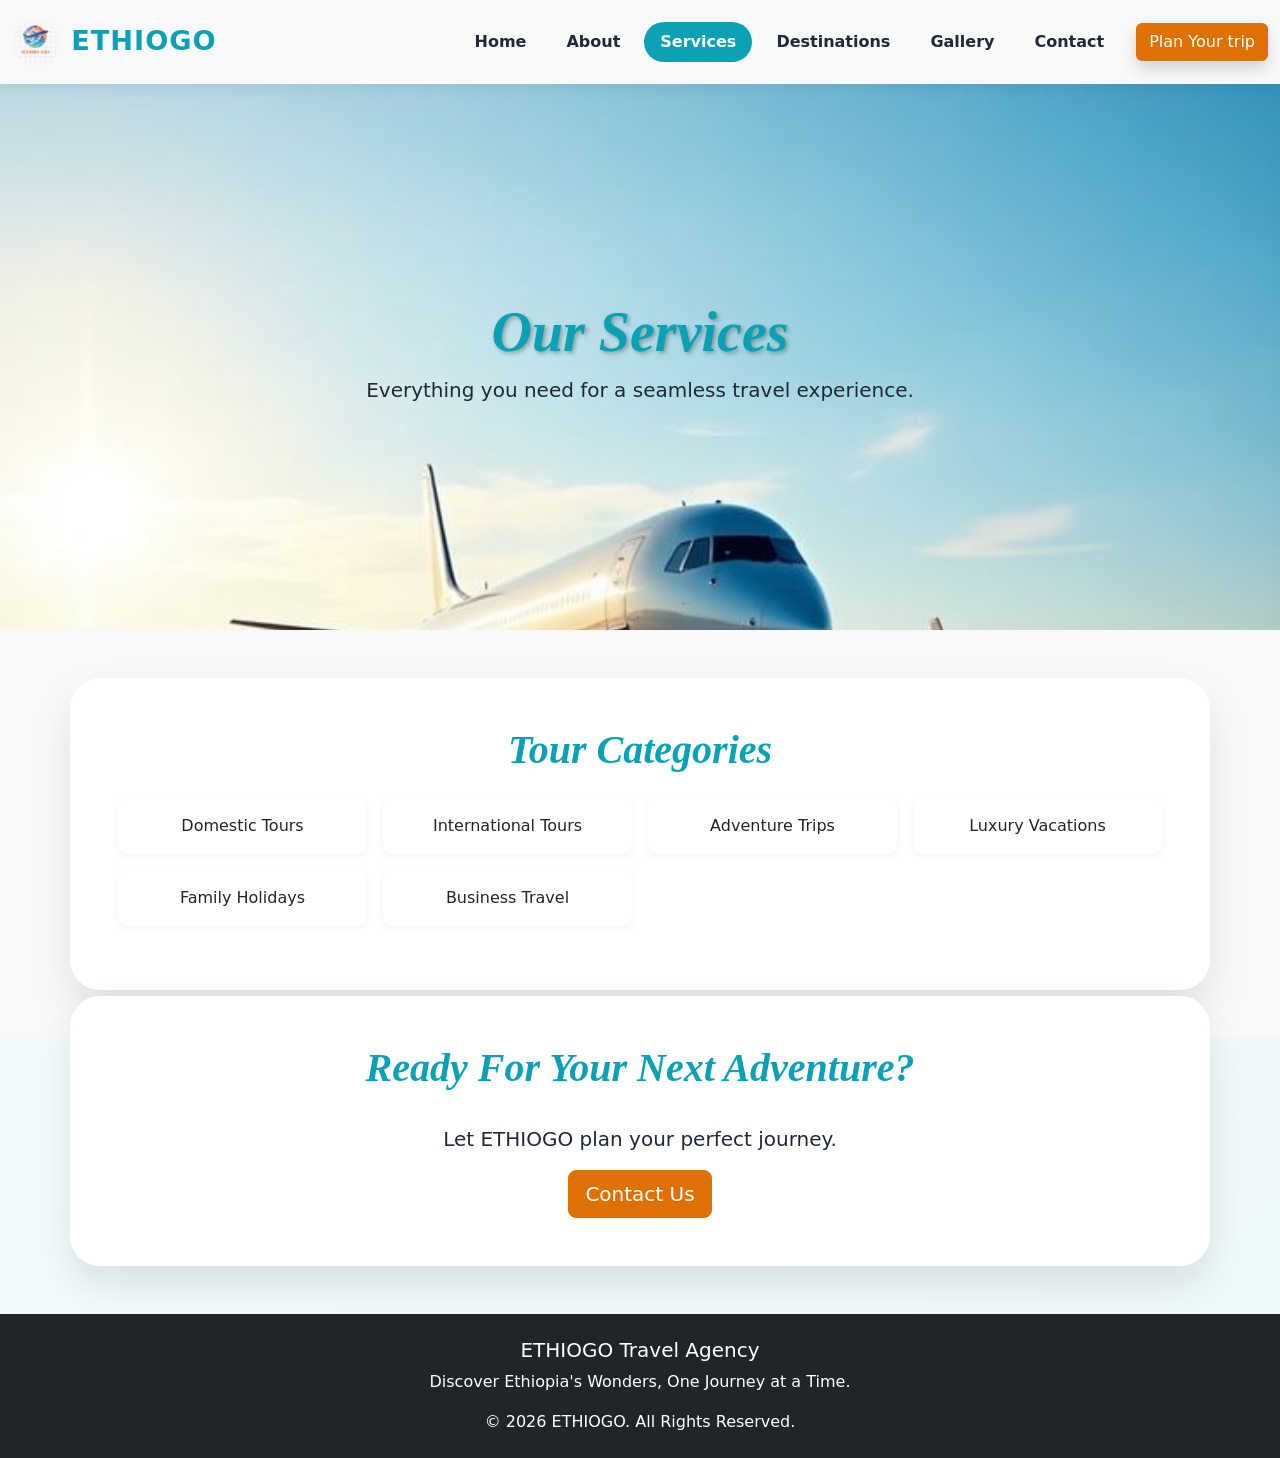
<file: services.html>
<!DOCTYPE html>
<html lang="en">
<head>
    <meta charset="UTF-8">
  <title>travel agency</title>

<link href="https://cdn.jsdelivr.net/npm/bootstrap@5.3.8/dist/css/bootstrap.min.css" rel="stylesheet" integrity="sha384-sRIl4kxILFvY47J16cr9ZwB07vP4J8+LH7qKQnuqkuIAvNWLzeN8tE5YBujZqJLB" crossorigin="anonymous">
<script src="https://cdn.jsdelivr.net/npm/bootstrap@5.3.8/dist/js/bootstrap.bundle.min.js" integrity="sha384-FKyoEForCGlyvwx9Hj09JcYn3nv7wiPVlz7YYwJrWVcXK/BmnVDxM+D2scQbITxI" crossorigin="anonymous"></script></head>
<link rel="stylesheet" href="./css/style.css">
<link rel="stylesheet" href="./css/responsivness.css">

</head>
<body>
    

 <nav class="navbar navbar-expand-lg fixed-top bg-light">
  <div class="container-fluid">

    <a class="navbar-brand fw-bold" href="#">
      <img src="./Images/logo.png" width="50">
      ETHIOGO
    </a>

    <!-- Toggle -->
    <button class="navbar-toggler" type="button"
      data-bs-toggle="offcanvas"
      data-bs-target="#offcanvasNavbar"
      aria-controls="offcanvasNavbar">
      <span class="navbar-toggler-icon"></span>
    </button>

    <!-- Offcanvas -->
    <div class="offcanvas offcanvas-end" tabindex="-1" id="offcanvasNavbar">

      <div class="offcanvas-header">
        <h5 class="offcanvas-title">Menu</h5>
        <button type="button" class="btn-close"
          data-bs-dismiss="offcanvas"></button>
      </div>

      <!-- Body -->
      <div class="offcanvas-body d-flex flex-column flex-lg-row ms-auto">

        <ul class="navbar-nav flex-grow-1 pe-3">
          <li class="nav-item"><a class="nav-link " href="index.html">Home</a></li>
          <li class="nav-item"><a class="nav-link" href="about.html">About</a></li>
          <li class="nav-item"><a class="nav-link active" href="services.html">Services</a></li>
          <li class="nav-item"><a class="nav-link" href="destinations.html">Destinations</a></li>
          <li class="nav-item"><a class="nav-link" href="gallery.html">Gallery</a></li>
          <li class="nav-item"><a class="nav-link" href="contact.html">Contact</a></li>
        </ul>

        <a href="contact.html" class="btn btn-warning shadow">
          Plan Your trip
        </a>

      </div>
    </div>

  </div>
</nav>

<section class="services-banner">
    <div class="container text-center text-white">

        <h1 class="display-4 fw-bold">
            Our Services
        </h1>

        <p class="lead">
            Everything you need for a seamless travel experience.
        </p>

    </div>
</section>

<section class="py-5 bg-light">

    <div class="container">

        <h2 class="mb-4">
            Tour Categories
        </h2>

        <ul class="tour-list">

            <li>Domestic Tours</li>

            <li>International Tours</li>

            <li>Adventure Trips</li>

            <li>Luxury Vacations</li>

            <li>Family Holidays</li>

            <li>Business Travel</li>

        </ul>

    </div>

</section>

<section class="py-5 text-center">

    <div class="container">

        <h2>
            Ready For Your Next Adventure?
        </h2>

        <p class="lead">
            Let ETHIOGO plan your perfect journey.
        </p>

        <a href="contact.html"
           class="btn btn-lg btn-warning">
            Contact Us
        </a>

    </div>

</section>





<footer class="bg-dark text-white py-4">

    <div class="container text-center">

        <h5>ETHIOGO Travel Agency</h5>

        <p  class="text-white">
            Discover Ethiopia's Wonders, One Journey at a Time.
        </p>

        <p class="mb-0 text-white">
            © 2026 ETHIOGO. All Rights Reserved.
        </p>

    </div>

</footer>
    
</body>
</html>
</file>
<file: css/style.css>
:root {
    --primary: #0ba1b4;
    --secondary: #de7104;
    --light: #FFF8F0;
    --dark: #1F2937;
    --text: #475569;
    --white: #FFFFFF;
}

/* =========================
   BASE
========================= */

body {
    background: linear-gradient(135deg, #f8fcfd 0%, #eef9fb 100%);
    font-family: 'Segoe UI', system-ui, -apple-system, sans-serif;
}

/* =========================
   NAVBAR
========================= */

.navbar {
    background: rgba(255,255,255,.97);
    backdrop-filter: blur(10px);
    box-shadow: 0 2px 15px rgba(0,0,0,.08);
    padding: .8rem 0;
}

/* Brand */
.navbar-brand {
    display: flex;
    align-items: center;
    gap: .7rem;
    font-size: 1.7rem;
    font-weight: 700;
    letter-spacing: 1px;
    color: var(--primary) !important;
}

.navbar-brand img {
    width: 48px;
    height: 48px;
    object-fit: cover;
    border-radius: 50%;
}

/* Nav links */
.navbar-nav {
    gap: .5rem;
}

.nav-link {
    color: var(--dark) !important;
    font-weight: 600;
    padding: .5rem 1rem !important;
    border-radius: 20px;
    transition: .3s ease;
}

.nav-link:hover {
    color: var(--primary) !important;
    background: rgba(11,161,180,.08);
}

.nav-link.active {
    background: var(--primary);
    color: white !important;
}

/* =========================
   TOGGLER (FIXED AREA)
========================= */

.navbar-toggler {
    border: none;
}

.navbar-toggler:focus {
    box-shadow: none;
}

.offcanvas {
    width: 250px;
    background:rgb(229, 244, 249);
    height: 70vh;
}

.offcanvas-header {
    border-bottom: 1px solid rgba(0,0,0,.08);
}

.offcanvas-title {
    color: var(--primary);
    font-weight: 700;
}

.offcanvas-body {
    display: flex;
    flex-direction: column;
    justify-content: center;   
    align-items: center;      
    height: 100%;
    text-align: center;
}

/* =========================
   HERO SECTION
========================= */

.hero {
    height: 90vh;
    min-height: 700px;
    position: relative;
    overflow: hidden;
}

.hero-slider {
    display: flex;
    width: 400%;
    height: 100%;
    animation: slideHero 15s infinite;
}

.hero-slide {
    width: 100%;
    height: 100%;
    background-size: cover;
    background-position: center;
}

.hero-content {
    position: absolute;
    top: 50%;
    left: 50%;
    transform: translate(-50%,-50%);
    z-index: 2;
    text-align: center;
    color: white;
}
.hero-slide:nth-child(1){
    background-image:url('../Images/heroimage.jpg');
}

.hero-slide:nth-child(2){
    background-image:url('../Images/heroimage2.jpg');
}

.hero-slide:nth-child(3){
    background-image:url('../Images/heroimage3.jpg');
}

.hero-slide:nth-child(4){
    background-image:url('../Images/heroimage.jpg');
}

/* Slider animation */
@keyframes slideHero {
    0%,20% { transform: translateX(0); }
    25%,45% { transform: translateX(-25%); }
    50%,70% { transform: translateX(-50%); }
    75%,95% { transform: translateX(-75%); }
    100% { transform: translateX(-75%); }
}

/* =========================
   TYPOGRAPHY
========================= */

h1 {
    animation: fadeInUp 1s ease;
    text-shadow: 2px 2px 4px rgba(0,0,0,0.3);
    font-family: 'Times New Roman', serif;
    font-style: italic;
    color: var(--primary);
}

p {
    animation: fadeInUp 1s ease 0.2s;
    animation-fill-mode: both;
    color: var(--dark);
}

@keyframes fadeInUp {
    from { opacity: 0; transform: translateY(30px); }
    to { opacity: 1; transform: translateY(0); }
}

/* =========================
   SECTIONS
========================= */

section {
    padding: 4rem 0;
    text-align: center;
}

h2 {
    font-size: 2.5rem;
    font-weight: 700;
    color: var(--primary);
    margin-bottom: 2rem;
    font-family: 'Times New Roman', serif;
    font-style: italic;
}

h3 {
    font-size: 1.8rem;
    font-weight: 600;
    color: var(--primary);
    margin: 2rem 0 1.5rem;
    font-family: 'Georgia', serif;
    font-style: italic;
}

/* =========================
   CARDS
========================= */

.card {
    border: none;
    border-radius: 1rem;
    overflow: hidden;
    background: white;
    transition: .2s ease;
    box-shadow: 0 4px 12px rgba(0,0,0,0.08);
}

.card:hover {
    transform: translateY(-5px);
    box-shadow: 0 12px 24px rgba(0,0,0,0.12);
}

.card-img-top {
    height: 220px;
    object-fit: cover;
}

/* =========================
   ABOUT / SERVICES
========================= */

.about-banner,
.services-banner {
    height: 80vh;
    min-height: 500px;
    background-size: cover;
    background-position: center;
    background-attachment: fixed;
    display: flex;
    align-items: center;
    justify-content: center;
}
.about-banner {
    background-image: url('../Images/about-banner.jpg');
}

.services-banner {
    background-image: url('../Images/services.jpg');
}
.contact-banner{
    background-image: url('../Images/contact.jpg');
}
/* overlap section fix */
.py-5 {
    margin-top: -90px;
    position: relative;
    z-index: 2;
}

.py-5 .container {
    background: var(--white);
    border-radius: 30px;
    padding: 3rem;
    box-shadow: 0 20px 40px rgba(0,0,0,0.1);
}

/* =========================
   TOUR LIST
========================= */

.tour-list {
    list-style: none;
    display: grid;
    grid-template-columns: repeat(auto-fit, minmax(200px, 1fr));
    gap: 1rem;
    padding: 0;
}

.tour-list li {
    background: white;
    padding: 1rem 1.5rem;
    border-radius: 10px;
    font-weight: 500;
    box-shadow: 0 2px 8px rgba(0,0,0,0.05);
    transition: .3s;
}

.tour-list li:hover {
    background: var(--primary);
    color: white;
}

/* =========================
   BUTTONS
========================= */

.btn-warning {
    background: var(--secondary);
    border-color: var(--secondary);
    color: white;
}

.btn-warning:hover {
    background: #d66700;
}

/* =========================
   DESTINATION TEXT
========================= */

.destination-text {
    max-width: 850px;
    margin: auto;
    font-size: 1.25rem;
    line-height: 2;
    font-style: italic;
    position: relative;
    color: #0f8695;
}

.destination-text::before,
.destination-text::after {
    font-size: 6rem;
    position: absolute;
    opacity: .15;
}

/* =========================
   CAROUSEL / GALLERY
========================= */
.carousel{
     max-width: 1000px; 
     margin: 0 auto;
     } 
.carousel-item img{
     height: 500px; 
     object-fit: cover; 
     border-radius: 25px; 
    }
 .gallery-img{
     width:100%; height:300px; 
     object-fit:cover; 
     border-radius:20px; 
     cursor:pointer; 
     transition:.4s;
     } 
 .gallery-img:hover{ 
    transform:scale(1.05); 
    box-shadow:0 15px 30px rgba(0,0,0,.2);
 }

/* =========================
   CONTACT
========================= */

.contact-banner {
    min-height: 600px;
    background-position: center;
    background-attachment: fixed;
    display: flex;
    align-items: center;
    justify-content: center;
}

.form-control,
.form-select {
    border-radius: 12px;
}

.btn-primary {
    background: #13A0B2;
    border: none;
}

.btn-primary:hover {
    background: #0f8695;
}
</file>
<file: css/responsivness.css>
@media (max-width: 768px) {
    section {
        padding: 2rem 0;
    }
    
    h2.text-center {
        font-size: 2rem;
    }
    
    h3 {
        font-size: 1.5rem;
    }
    
    .card-img-top {
        height: 180px;
    }
    
    .card-body {
        padding: 1.25rem;
    }
}

/* Responsive for about page*/
@media (max-width: 768px) {
    .about-banner {
        height: 60vh;
        min-height: 400px;
    }
    
    .py-5 {
        margin-top: -40px;
    }
    
    .py-5 .container {
        padding: 1.5rem;
        border-radius: 20px;
    }
}
</file>
